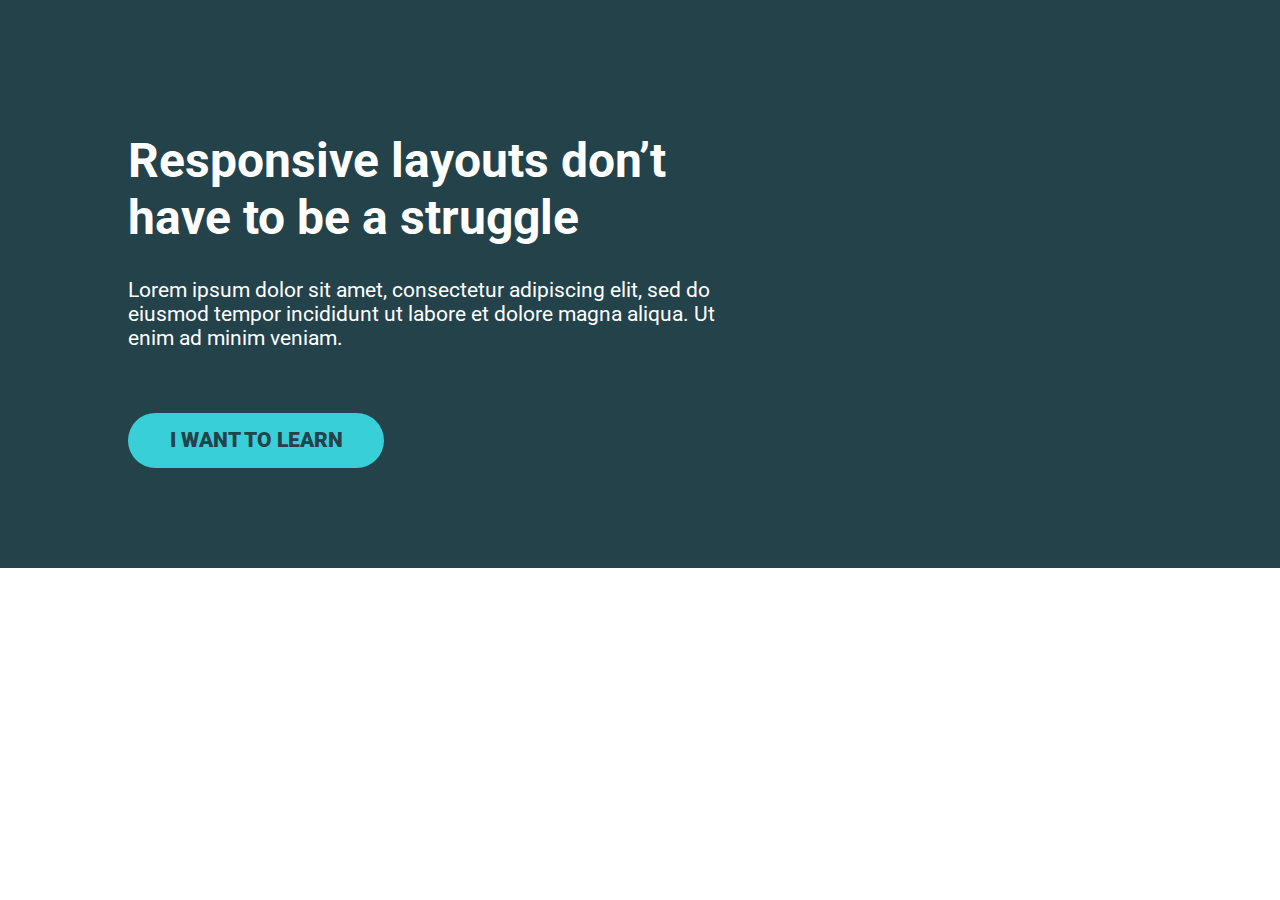
<file: 02-1/index.html>
<!DOCTYPE html>
<html lang="en">
<head>
    <meta charset="UTF-8">
    <meta name="viewport" content="width=device-width, initial-scale=1.0">
    <title>Document</title>
    <link href="https://fonts.googleapis.com/css2?family=Roboto:wght@400;900&display=swap" rel="stylesheet"> 
    <link rel="stylesheet" href="style.css">
</head>
<body>
    <div class="hero">
        <div class="container">
            <div class="hero__text">
                <h1>Responsive layouts don’t have to be a struggle</h1>
                <p>Lorem ipsum dolor sit amet, consectetur adipiscing elit, sed do eiusmod tempor incididunt ut labore et dolore magna aliqua. Ut enim ad minim veniam.</p>
                <a href="#" class="btn">I want to learn</a>
            </div>
        </div>
    </div>
</body>
</html>
</file>
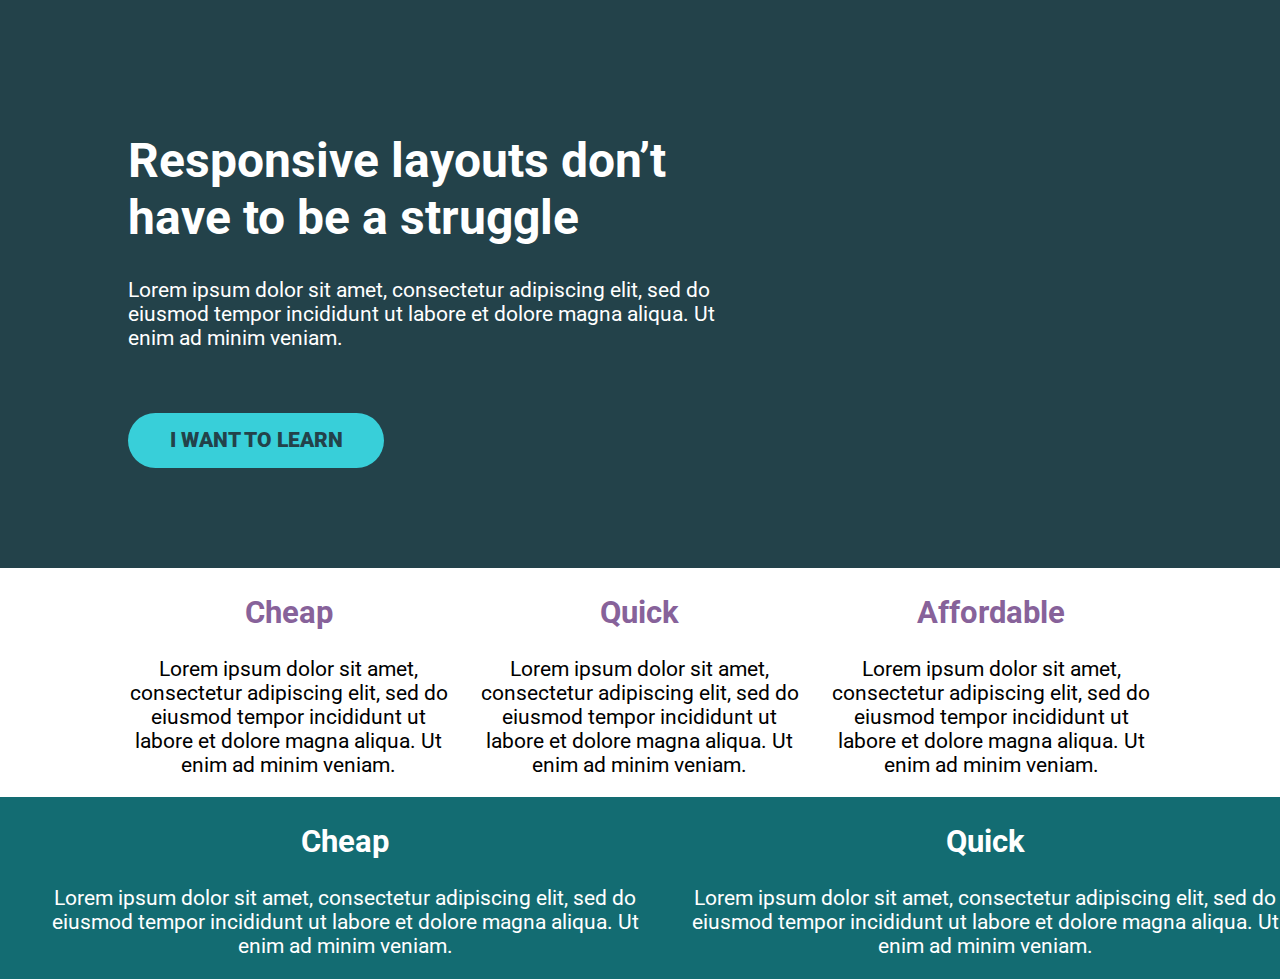
<file: 02-3 - challenge start/index.html>
<!DOCTYPE html>
<html lang="en">
<head>
    <meta charset="UTF-8">
    <meta name="viewport" content="width=device-width, initial-scale=1.0">
    <title>Challenge time!</title>
    <link href="https://fonts.googleapis.com/css2?family=Roboto:wght@400;900&display=swap" rel="stylesheet"> 
    <link rel="stylesheet" href="style.css">
</head>
<body>
    <div class="hero">
        <div class="container">
            <div class="hero__text">
                <h1>Responsive layouts don’t have to be a struggle</h1>
                <p>Lorem ipsum dolor sit amet, consectetur adipiscing elit, sed do eiusmod tempor incididunt ut labore et dolore magna aliqua. Ut enim ad minim veniam.</p>
                <a href="#" class="btn">I want to learn</a>
            </div>
        </div>
    </div>
    <div class="container">
        <div class="row">
            <div class="col">
                <h2>Cheap</h2>
                <p>Lorem ipsum dolor sit amet, consectetur adipiscing elit, sed do eiusmod tempor incididunt ut labore et dolore magna aliqua. Ut enim ad minim veniam.</p>
            </div>
            <div class="col">
                <h2>Quick</h2>
                <p>Lorem ipsum dolor sit amet, consectetur adipiscing elit, sed do eiusmod tempor incididunt ut labore et dolore magna aliqua. Ut enim ad minim veniam.</p>
            </div>
            <div class="col">
                <h2>Affordable</h2>
                <p>Lorem ipsum dolor sit amet, consectetur adipiscing elit, sed do eiusmod tempor incididunt ut labore et dolore magna aliqua. Ut enim ad minim veniam.</p>
            </div>
        </div>
    </div>

<div class="rowe">
    <div class="col">
        <h2>Cheap</h2>
        <p>Lorem ipsum dolor sit amet, consectetur adipiscing elit, sed do eiusmod tempor incididunt ut labore et dolore magna aliqua. Ut enim ad minim veniam.</p>
    </div>
    <div class="col">
        <h2>Quick</h2>
        <p>Lorem ipsum dolor sit amet, consectetur adipiscing elit, sed do eiusmod tempor incididunt ut labore et dolore magna aliqua. Ut enim ad minim veniam.</p>
    </div>
</div>

</body>
</html>
</file>
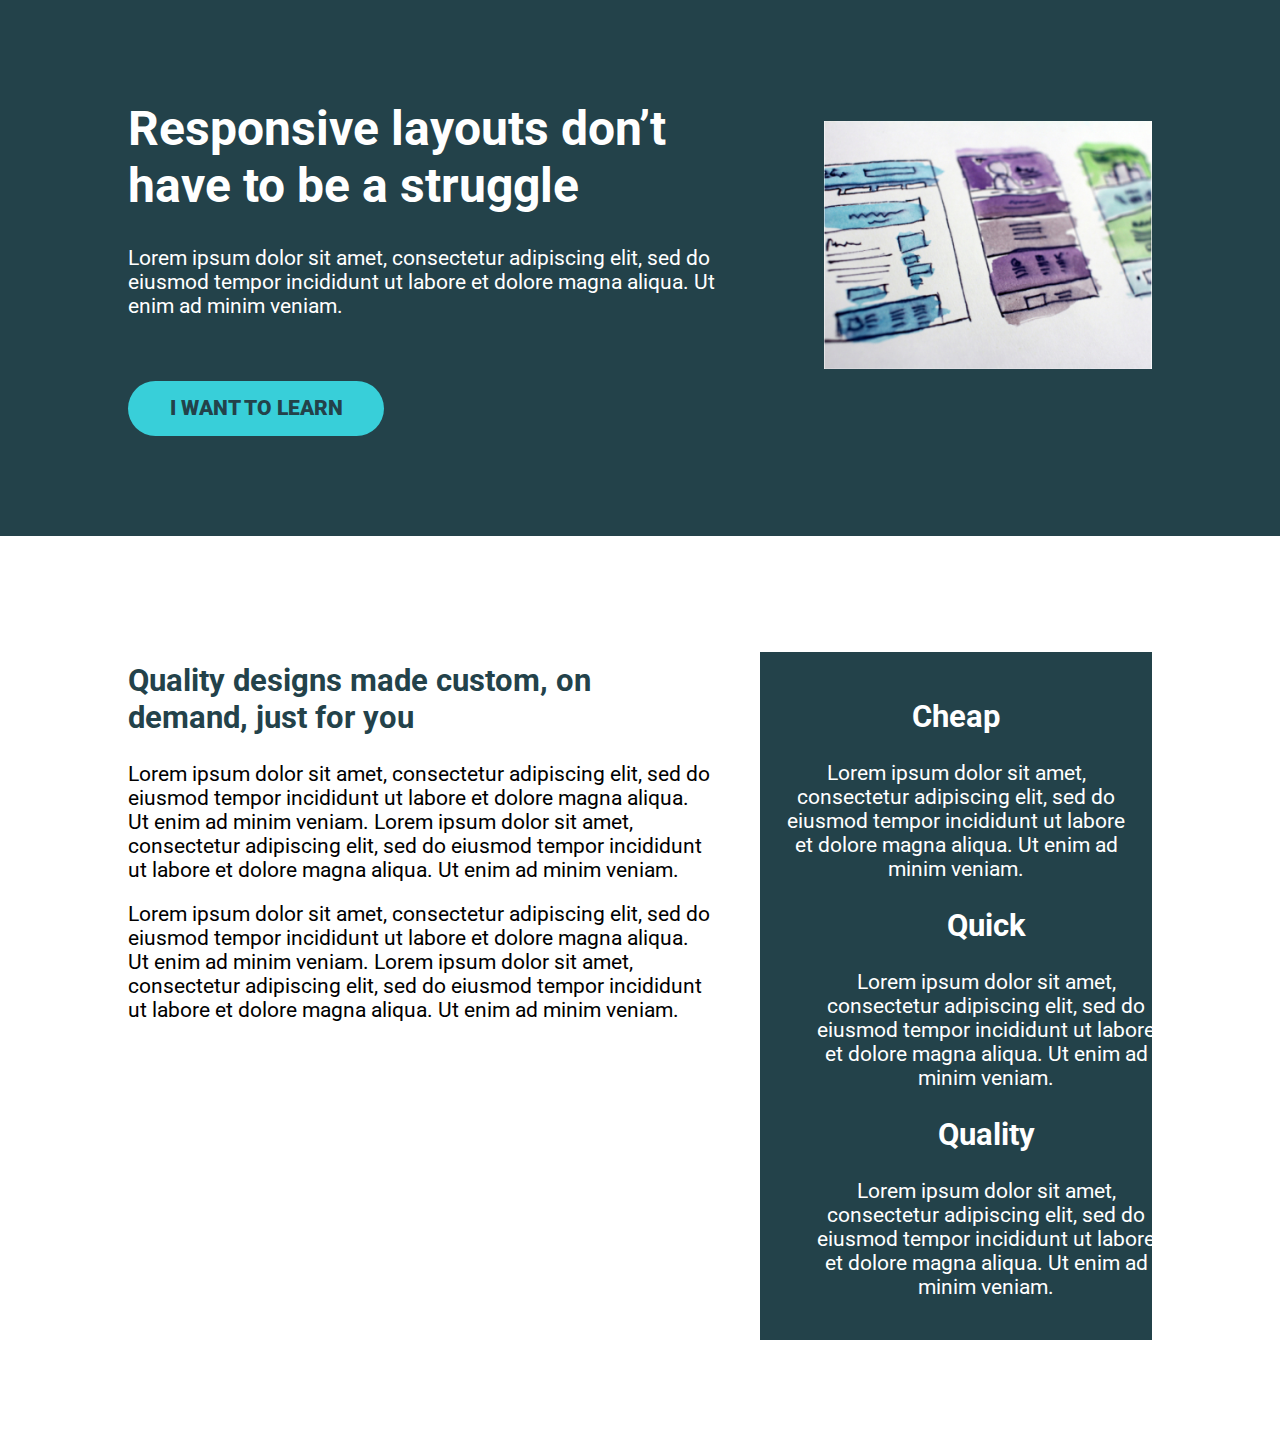
<file: 02-6 - challenge 2/index.html>
<!DOCTYPE html>
<html lang="en">
<head>
    <meta charset="UTF-8">
    <meta name="viewport" content="width=device-width, initial-scale=1.0">
    <title>Conquering Rsponsive Layouts</title>
    <link href="https://fonts.googleapis.com/css2?family=Roboto:wght@400;900&display=swap" rel="stylesheet"> 
    <link rel="stylesheet" href="style.css">
</head>
<body>
    <div class="hero">
        <div class="container row">
            <div class="hero__text">
                <h1>Responsive layouts don’t have to be a struggle</h1>
                <p>Lorem ipsum dolor sit amet, consectetur adipiscing elit, sed do eiusmod tempor incididunt ut labore et dolore magna aliqua. Ut enim ad minim veniam.</p>
                <a href="#" class="btn">I want to learn</a>
            </div>
            <img class="hero__img" src="img/hero-img.jpg" alt="">
        </div>
    </div> 

    <section class="container row space">
        <div class="left">
       <h2> Quality designs made custom, on demand, just for you</h2>
       <p>Lorem ipsum dolor sit amet, consectetur adipiscing elit, sed do eiusmod tempor incididunt ut labore et dolore magna aliqua. Ut enim ad minim veniam. Lorem ipsum dolor sit amet, consectetur adipiscing elit, sed do eiusmod tempor incididunt ut labore et dolore magna aliqua. Ut enim ad minim veniam.
    </p>
    <p>Lorem ipsum dolor sit amet, consectetur adipiscing elit, sed do eiusmod tempor incididunt ut labore et dolore magna aliqua. Ut enim ad minim veniam. Lorem ipsum dolor sit amet, consectetur adipiscing elit, sed do eiusmod tempor incididunt ut labore et dolore magna aliqua. Ut enim ad minim veniam.</p>
        </div>
        <div class="right">
            <div class="row_two">
                <div class="col">
                    <h2>Cheap</h2>
                    <p>Lorem ipsum dolor sit amet, consectetur adipiscing elit, sed do eiusmod tempor incididunt ut labore et dolore magna aliqua. Ut enim ad minim veniam.</p>
                </div>
                <div class="col">
                    <h2>Quick</h2>
                    <p>Lorem ipsum dolor sit amet, consectetur adipiscing elit, sed do eiusmod tempor incididunt ut labore et dolore magna aliqua. Ut enim ad minim veniam.</p>
                </div>
                <div class="col">
                    <h2>Quality</h2>
                    <p>Lorem ipsum dolor sit amet, consectetur adipiscing elit, sed do eiusmod tempor incididunt ut labore et dolore magna aliqua. Ut enim ad minim veniam.</p>
                </div>
                </div>
            </div>
        </div>
    </section>

</body>
</html>
</file>
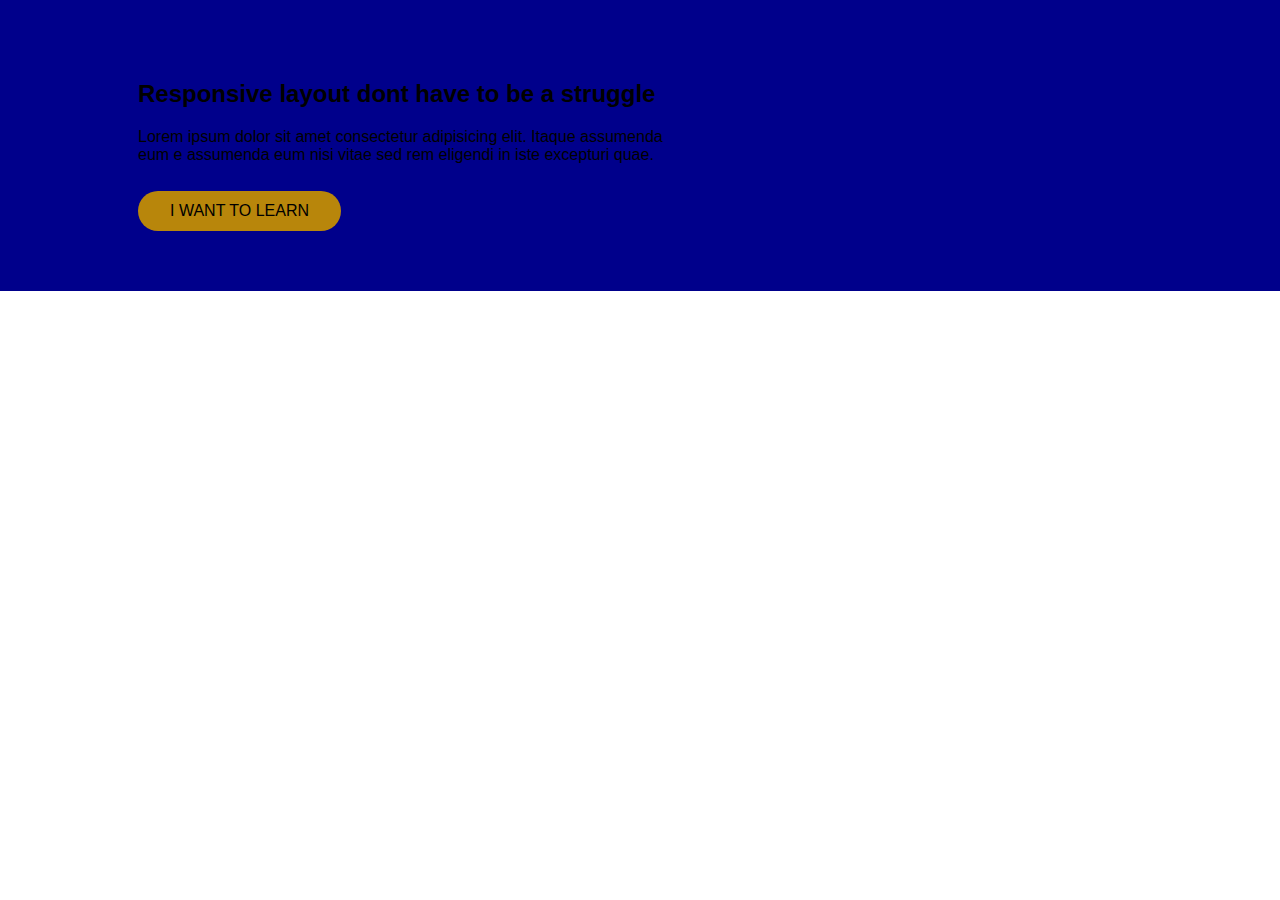
<file: csschallenge/index.html>
<!DOCTYPE html>
<html lang="en">
<head> 
    <meta charset="UTF-8">
    <meta name="viewport" content="width=device-width, initial-scale=1.0">
    <title>Day 01</title>
 
    <link rel="stylesheet" href="style.css">
</head>
<body>
<div class="container">
    <div class="intro">
        <div class="container__text">
        <h2>Responsive layout dont have to be a struggle</h2>
        <P>Lorem ipsum dolor sit amet consectetur adipisicing elit. Itaque assumenda eum e assumenda eum nisi vitae sed rem eligendi in iste excepturi quae.  
        </P>
        <a href="#" > I want to learn</a>
    </div>
    </div>
</div>
</body>
</html>
</file>
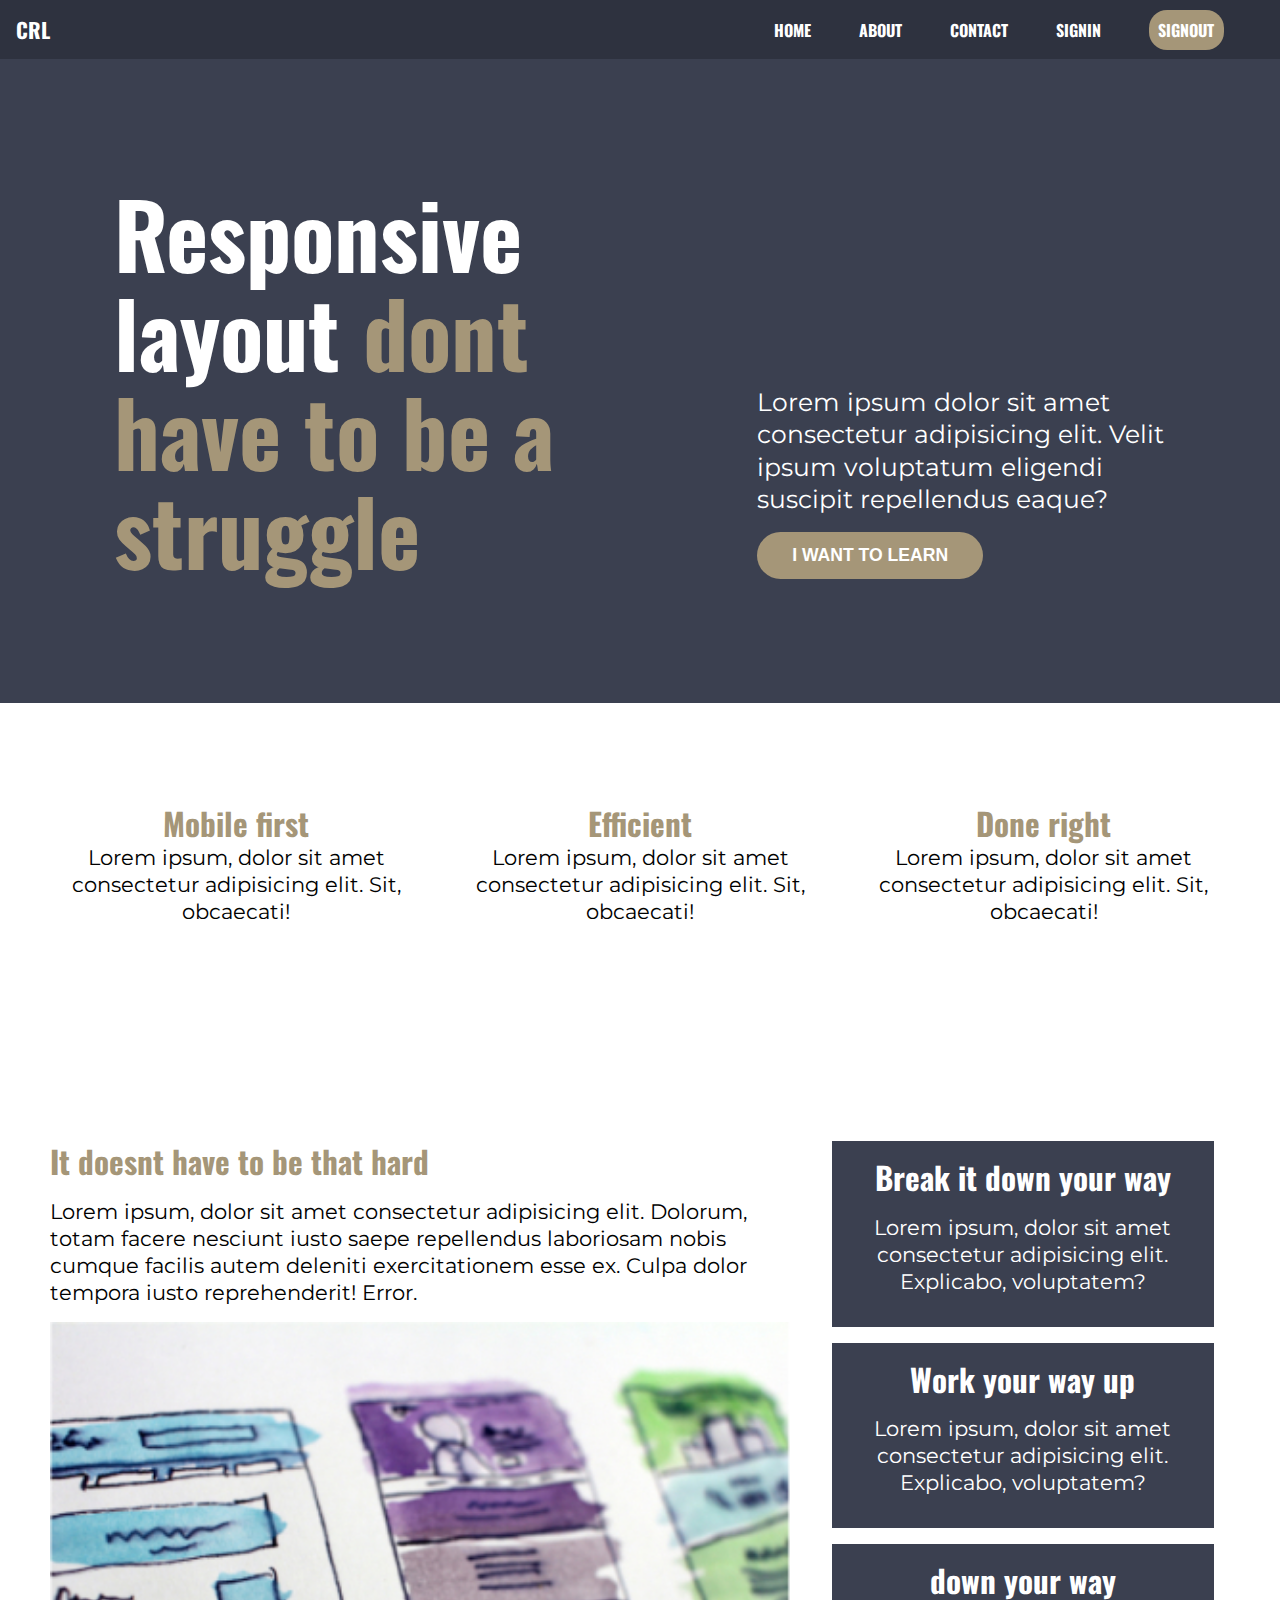
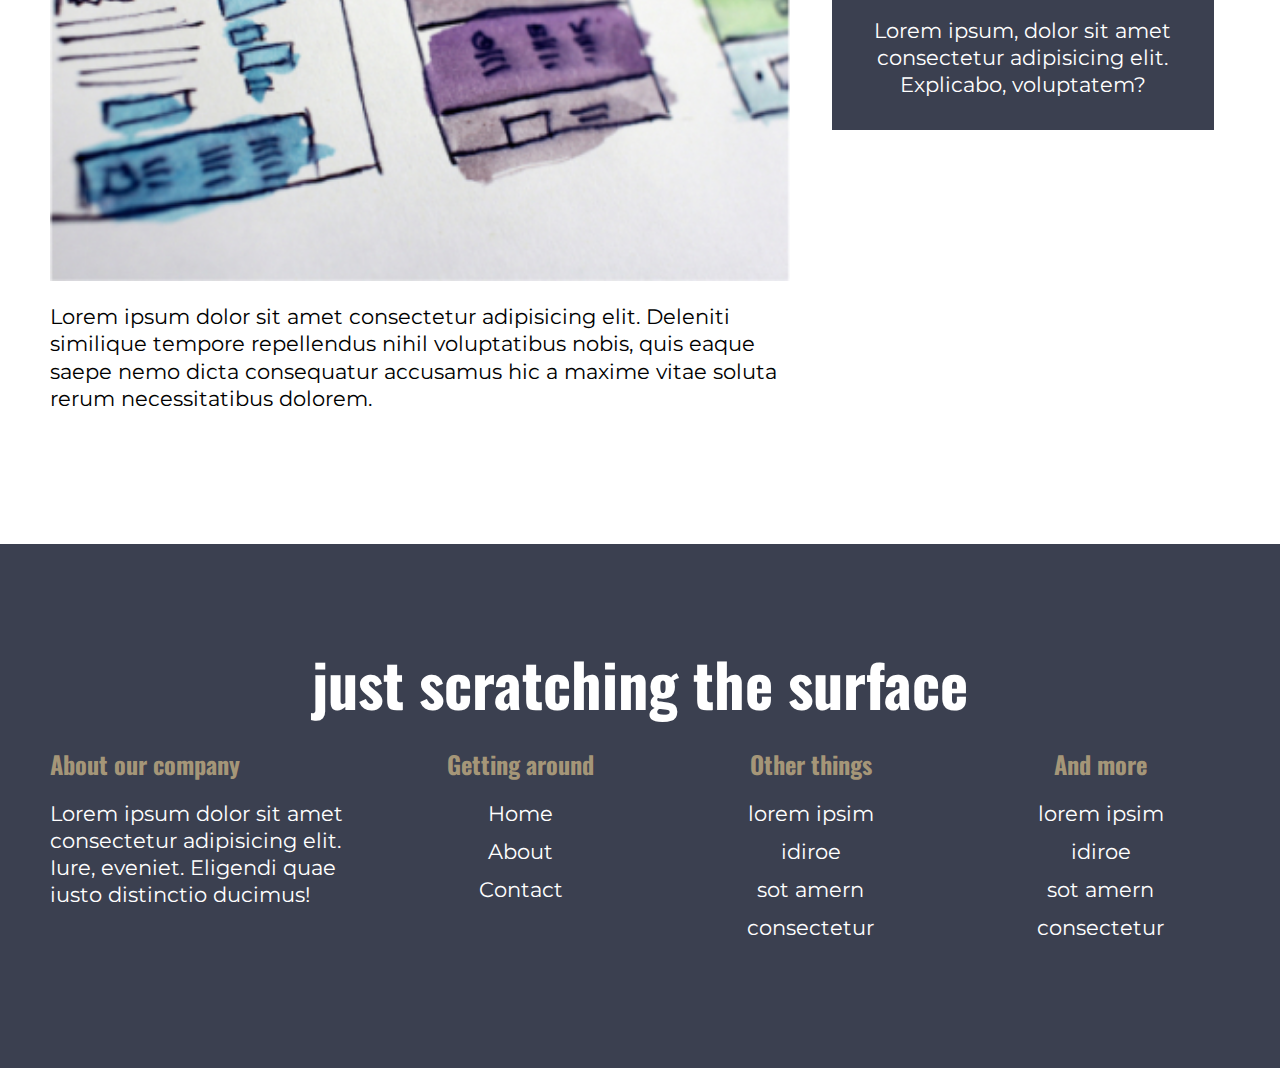
<file: finale/index.html>
<!DOCTYPE html>
<html lang="en">
<head>
    <meta charset="UTF-8">
    <meta http-equiv="X-UA-Compatible" content="IE=edge">
    <meta name="viewport" content="width=device-width, initial-scale=1.0">
    <link href="https://fonts.googleapis.com/css2?family=Roboto:wght@400;900&display=swap" rel="stylesheet"> 

    
    <title>finale</title>
    <link rel="stylesheet" href="style.css"/>
</head>
<body>
    <header>
        <nav class="nav__header">
            <a href="#" >
              <span class="logo">CRL</span>
            </a>
            <ul class="nav__links">
                <li><a href="#">home</a></li>
                <li><a href="#">about</a></li>
                <li><a href="#">contact</a></li>
                <li><a href="#">signin</a></li>
                <li><a href="#" class="nav__links--style"> signout</a></li>
            </ul>
        </nav>
    </header>
    
    <!---heropage--->
<section class="hero">
    <div class="container rows">
        <div class="intro">
        <h1 >Responsive layout <span> dont have to be a struggle</span></h1>
    </div>
   <div class="intro__text">
       <p>Lorem ipsum dolor sit amet consectetur adipisicing elit. Velit ipsum voluptatum eligendi suscipit repellendus eaque?</p>
       <button class="intro__text--button">i want to learn</button>
   </div>
    </div>
</section>

   <!---first--->
<section class="first">
    <div class="container row">
        <div class="col">
            <h2>Mobile first</h2>
            <p>Lorem ipsum, dolor sit amet consectetur adipisicing elit. Sit, obcaecati!</p>
        </div>

        <div class="col">
            <h2>Efficient</h2>
            <p>Lorem ipsum, dolor sit amet consectetur adipisicing elit. Sit, obcaecati!</p>
        </div>
        <div class="col">
            <h2>Done right</h2>
            <p>Lorem ipsum, dolor sit amet consectetur adipisicing elit. Sit, obcaecati!</p>
        </div>
    </div>
</section>

   <!---second--->
   <section class="second">
       <div class="container rows ">

           <div class="col  space">
           <h2 class="second__title">  It doesnt have to be that hard</h2>
           <p>Lorem ipsum, dolor sit amet consectetur adipisicing elit. Dolorum, totam facere nesciunt iusto saepe repellendus laboriosam nobis cumque facilis autem deleniti exercitationem esse ex. Culpa dolor tempora iusto reprehenderit! Error.</p>

      <img class="second__img" src="img/hero-img.jpg" alt="">

      <p>Lorem ipsum dolor sit amet consectetur adipisicing elit. Deleniti similique tempore repellendus nihil voluptatibus nobis, quis eaque saepe nemo dicta consequatur accusamus hic a maxime vitae soluta rerum necessitatibus dolorem.</p>
        </div>

        <div class="col flex columns">
       <div class="column">
           <h2>Break it down your way</h2>
           <p>Lorem ipsum, dolor sit amet consectetur adipisicing elit. Explicabo, voluptatem?</p>
       </div>
       <div class="column">
        <h2>Work your way up </h2>
        <p>Lorem ipsum, dolor sit amet consectetur adipisicing elit. Explicabo, voluptatem?</p>
    </div> 
    <div class="column">
           <h2> down your way</h2>
           <p>Lorem ipsum, dolor sit amet consectetur adipisicing elit. Explicabo, voluptatem?</p>
       </div>
        </div>
       </div>
   </section>

   
   <!---third--->
   <footer>
       <div class="container">
              <h1 class="footer__head"> just scratching the surface</h1> 
          <div class="row">
              <div class="cols">
                  <h3 class="footer__col">About our company</h3>

                  <p class="footer__col--p">Lorem ipsum dolor sit amet consectetur adipisicing elit. Iure, eveniet. Eligendi quae iusto distinctio ducimus!</p>
              </div>

              <div class="col">
                <h3  class="footer__col">Getting around</h3>
              <ul>
                  <li>Home</li>
                  <li>About</li>
                  <li>Contact</li>
              </ul>  
            </div>

            <div class="col">
                <h3  class="footer__col">Other things</h3>
              <ul>
                  <li>lorem ipsim</li>
                  <li>idiroe</li>
                  <li>sot amern</li>
                  <li>consectetur</li>
              </ul>  

            </div>
            
            <div class="col">
                <h3  class="footer__col">And more</h3>
              <ul>
                  <li>lorem ipsim</li>
                  <li>idiroe</li>
                  <li>sot amern</li>
                  <li>consectetur</li>
              </ul>  
            </div>
          </div>

       </div>
   </footer>
</body>
</html>
</file>
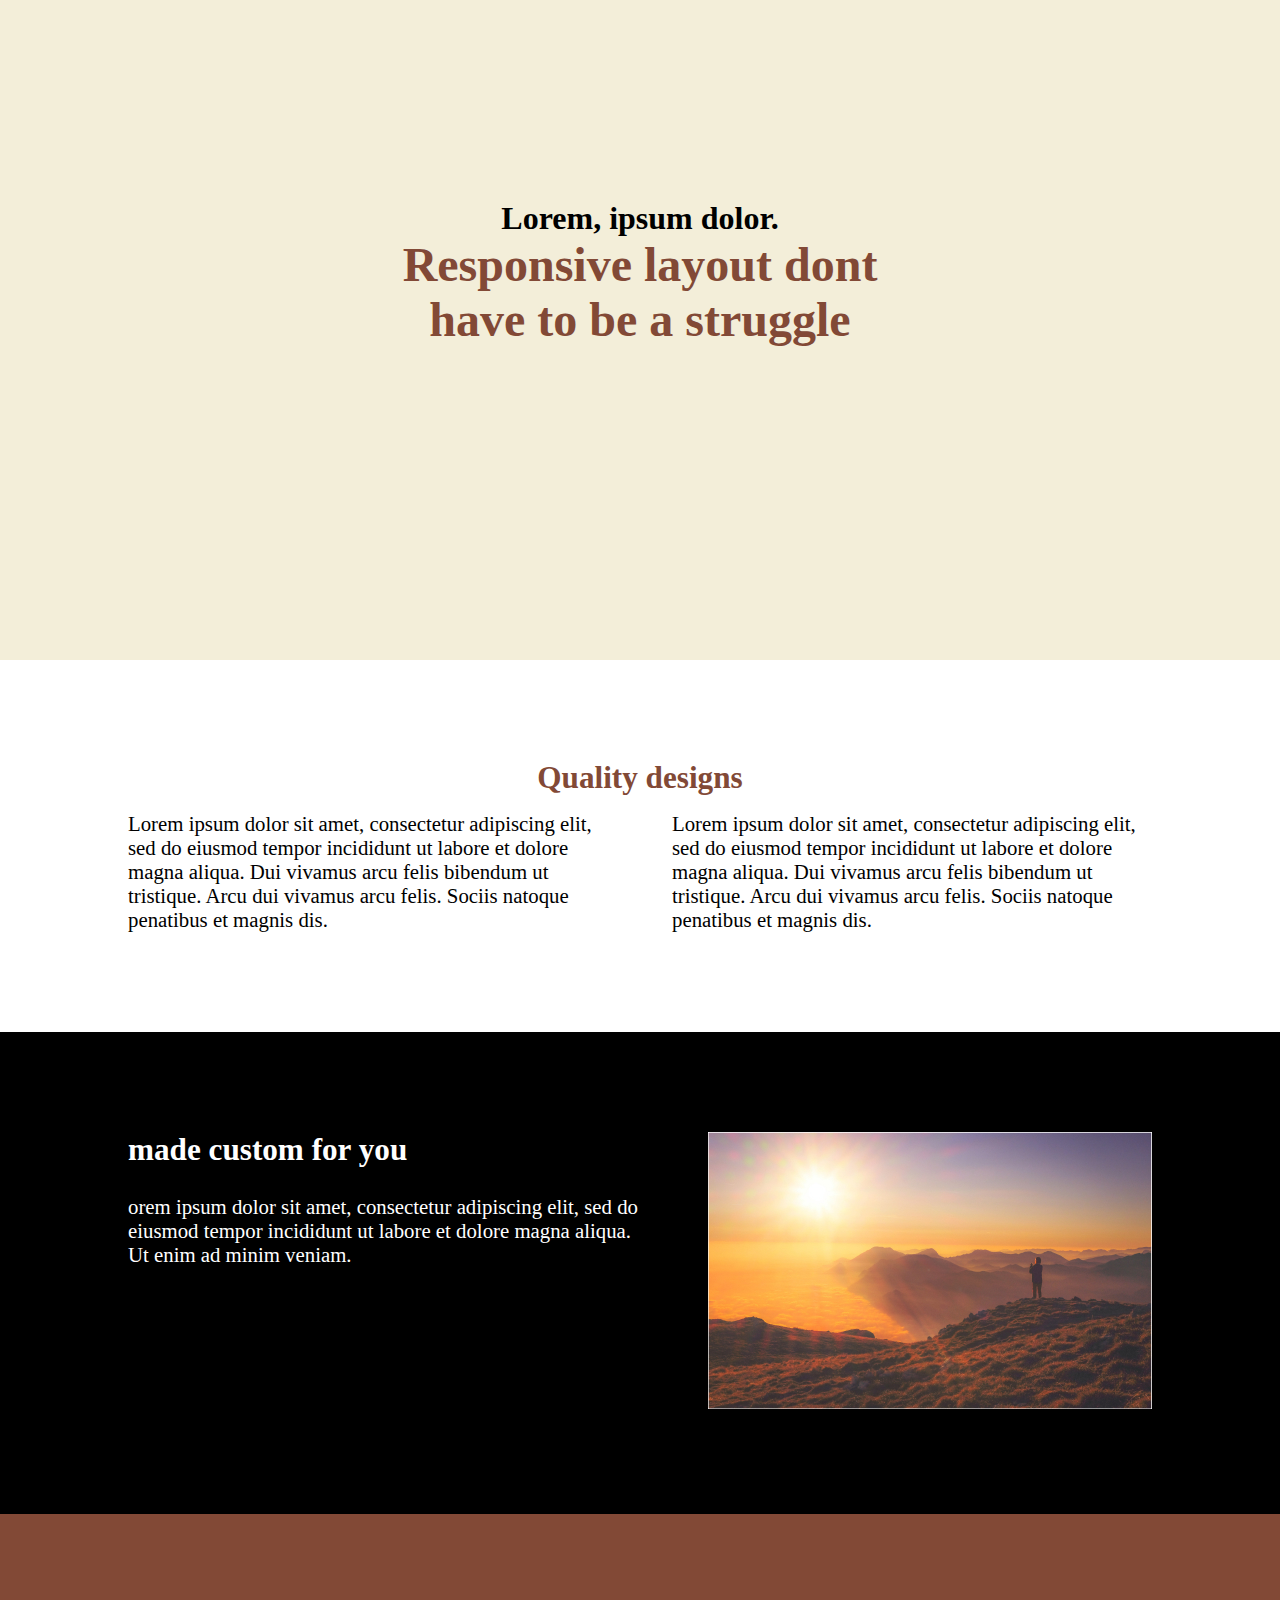
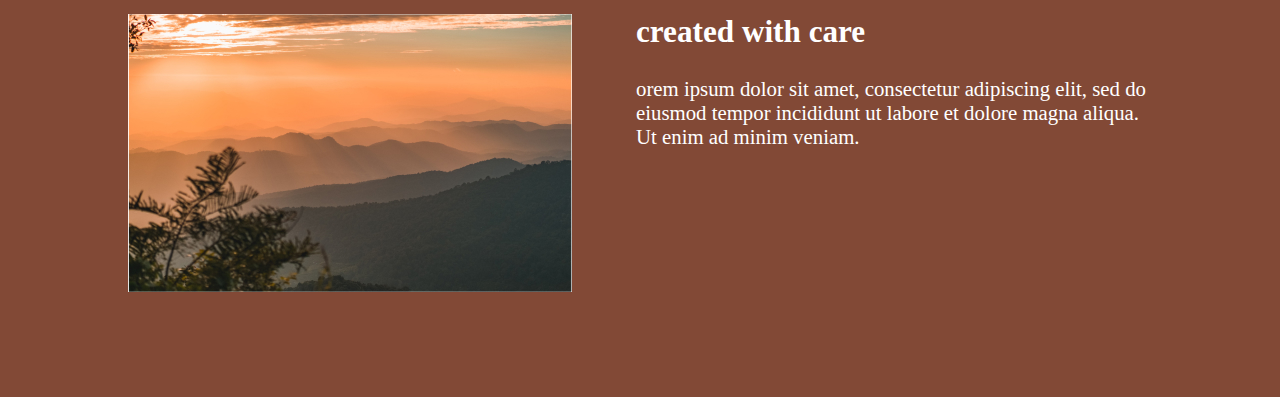
<file: flexboxchallenge/index.html>
<!DOCTYPE html>
<html lang="en">
<head>
    <meta charset="UTF-8">
    <meta http-equiv="X-UA-Compatible" content="IE=edge">
    <meta name="viewport" content="width=device-width, initial-scale=1.0">
    <title>Document</title>
    <link rel="stylesheet" href="style.css"/>
</head>
<body>
    <div class="hero">
        <div class="container  ">
            <div class="container__text">
            <h3> Lorem, ipsum dolor.</h3>
            <h1>Responsive layout dont have to be a struggle</h1>
        </div>
        </div>
    </div>

    <article class="container one ">
        <h2>Quality designs</h2>
        <div class="row">
           <p>Lorem ipsum dolor sit amet, consectetur adipiscing elit, 
            sed do eiusmod tempor incididunt ut labore et dolore 
            magna aliqua. Dui vivamus arcu felis bibendum ut 
            tristique. Arcu dui vivamus arcu felis. Sociis natoque 
            penatibus et magnis dis.</p>

            <p>Lorem ipsum dolor sit amet, consectetur adipiscing elit, 
                sed do eiusmod tempor incididunt ut labore et dolore 
                magna aliqua. Dui vivamus arcu felis bibendum ut 
                tristique. Arcu dui vivamus arcu felis. Sociis natoque 
                penatibus et magnis dis.</p>
        </div>
    </article>
    
  <section class="two">
    <div class="container  ">
        <div class="row">
            <div>
       <h2>made custom for you</h2> 
     <p>orem ipsum dolor sit amet, consectetur adipiscing elit, 
        sed do eiusmod tempor incididunt ut labore et dolore 
        magna aliqua. Ut enim ad minim veniam.</p>
            </div>
          <div>
              <img src="image-01.jpg"/>
          </div>
            
        </div>
    </div>
</section>
<section class="three">
    <div class="container">
        <div class="row">
    
          <div>
              <img src="image-02.jpg"/>
          </div>
            
          <div>
            <h2>created with care</h2> 
          <p>orem ipsum dolor sit amet, consectetur adipiscing elit, 
             sed do eiusmod tempor incididunt ut labore et dolore 
             magna aliqua. Ut enim ad minim veniam.</p>
                 </div>
        </div>
    </div>
</section>

</body>
</html>
</file>
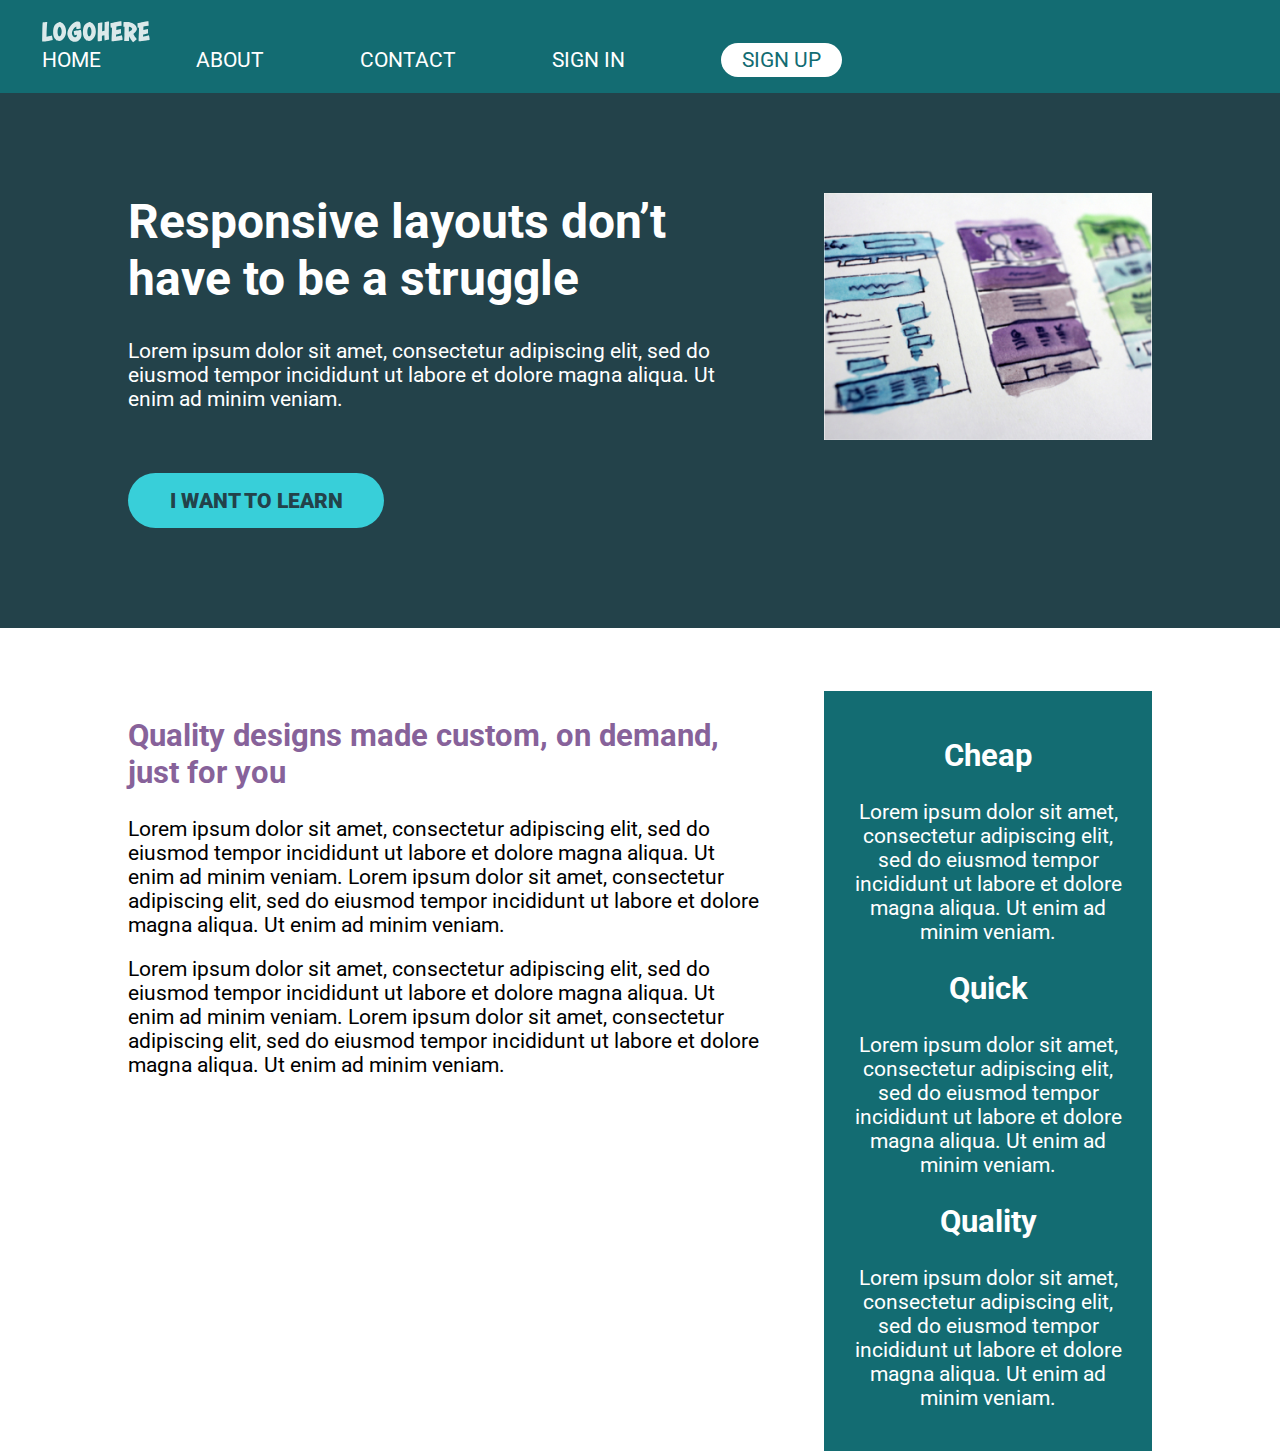
<file: nav-challenge/index.html>
<!DOCTYPE html>
<html lang="en">
<head>
    <meta charset="UTF-8">
    <meta name="viewport" content="width=device-width, initial-scale=1.0">
    <title>Conquering Responsive Layouts</title>
    <link href="https://fonts.googleapis.com/css2?family=Roboto:wght@400;900&display=swap" rel="stylesheet"> 
    <link rel="stylesheet" href="style.css">
</head>
<body>
    <header>
        <nav class="nav">
            <div class="hamburger">
                <div></div>
                <div></div> 
                <div></div>
            </div>
            <a href="#" >
                <img src="img/logo.svg"/>
            </a>
            <ul class="nav__list">
                <li class="nav__item"><a href="#" class="nav__link">Home</a></li>
                <li class="nav__item"><a href="#" class="nav__link">About</a></li>
                <li class="nav__item"><a href="#" class="nav__link">Contact</a></li>
                <li class="nav__item"><a href="#" class="nav__link">Sign In</a></li>
                <li class="nav__item"><a href="#" class="nav__link nav__link--button">Sign up</a></li>
            </ul>
        </nav>
    </header>

    <section class="hero">
        <div class="container row">
            <div class="hero__text">
                <h1>Responsive layouts don’t have to be a struggle</h1>
                <p>Lorem ipsum dolor sit amet, consectetur adipiscing elit, sed do eiusmod tempor incididunt ut labore et dolore magna aliqua. Ut enim ad minim veniam.</p>
                <a href="#" class="btn">I want to learn</a>
            </div>
            <img src="img/hero-img.jpg" alt="UX design sketches" class="hero__img">
        </div>
    </section> 

    <main class="main container row">
            <section class="primary-content">
                <h2 class="section-title">Quality designs made custom, on demand, just for you</h2>
                <p>Lorem ipsum dolor sit amet, consectetur adipiscing elit, sed do eiusmod tempor incididunt ut labore et dolore magna aliqua. Ut enim ad minim veniam. Lorem ipsum dolor sit amet, consectetur adipiscing elit, sed do eiusmod tempor incididunt ut labore et dolore magna aliqua. Ut enim ad minim veniam.</p>
                <p>Lorem ipsum dolor sit amet, consectetur adipiscing elit, sed do eiusmod tempor incididunt ut labore et dolore magna aliqua. Ut enim ad minim veniam. Lorem ipsum dolor sit amet, consectetur adipiscing elit, sed do eiusmod tempor incididunt ut labore et dolore magna aliqua. Ut enim ad minim veniam.</p>
            </section>
            <aside class="sidebar">
                <h2 class="sidebar-title">Cheap</h2>
                <p>Lorem ipsum dolor sit amet, consectetur adipiscing elit, sed do eiusmod tempor incididunt ut labore et dolore magna aliqua. Ut enim ad minim veniam.</p>

                <h2 class="sidebar-title">Quick</h2>
                <p>Lorem ipsum dolor sit amet, consectetur adipiscing elit, sed do eiusmod tempor incididunt ut labore et dolore magna aliqua. Ut enim ad minim veniam.</p>

                <h2 class="sidebar-title">Quality</h2>
                <p>Lorem ipsum dolor sit amet, consectetur adipiscing elit, sed do eiusmod tempor incididunt ut labore et dolore magna aliqua. Ut enim ad minim veniam.</p>
            </aside>
    </main>

    

</body>
</html>
</file>
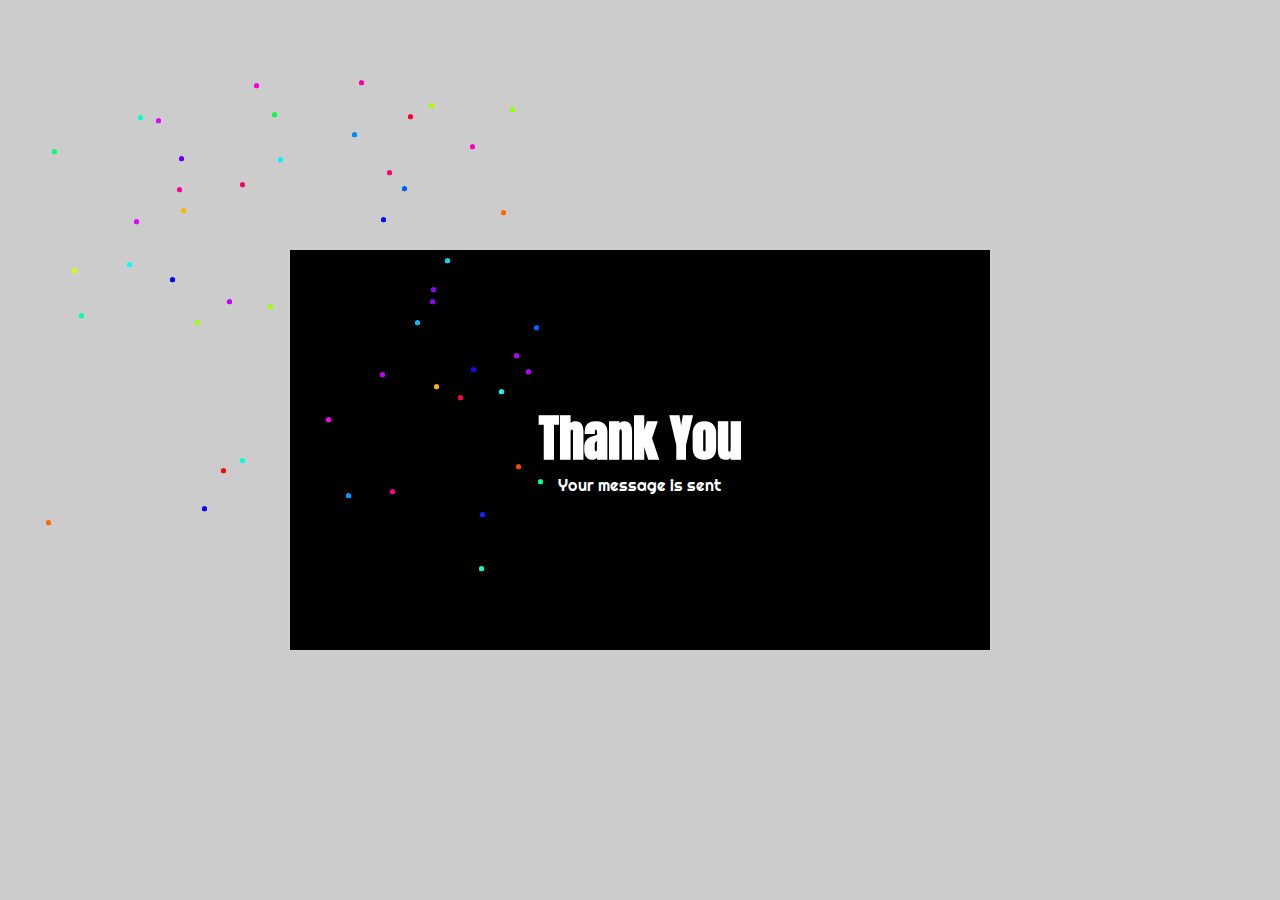
<file: personal-main/an.html>
<!DOCTYPE html PUBLIC "-//W3C//DTD XHTML 1.0 Transitional//EN" "http://www.w3.org/TR/xhtml1/DTD/xhtml1-transitional.dtd">
<html xmlns="http://www.w3.org/1999/xhtml">
<head>
<meta http-equiv="Content-Type" content="text/html; charset=utf-8" />
<title>Animated thank you page template free download |  thank you page design in html with source code</title>
<meta name="viewport" content="width=device-width, initial-scale=1">
<link rel="preconnect" href="https://fonts.gstatic.com">
<link href="https://fonts.googleapis.com/css2?family=Anton&family=Righteous&display=swap" rel="stylesheet">
<link rel="stylesheet" type="text/css" href="style.css" />
</head>

<body>

  
            <div class="box">
               <h1>Thank You</h1>
               <p>Your message is sent</p>
               <div class="pyro">
                 <div class="before"></div>
                 <div class="after"></div>
               </div>
            </div>
        

</body>
</html>
</file>
<file: 02-1/style.css>
*, *::before, *::after {
    box-sizing: border-box;
}

body {
    margin: 0;
    font-family: 'Roboto', sans-serif;
    font-size: 1.3rem;
}

h1 {
    font-size: 3rem;
}

.container {
    width: 80%;
    max-width: 1100px;
    margin: 0 auto;
}

.hero {
    padding: 100px 0;
    background-color: #23424A;
    color: #FFF;
}

.hero__text {
    width: 60%;
}

.hero p {
    margin-bottom: 3em;
}

.btn {
    display: inline-block;
    text-decoration: none;
    text-transform: uppercase;
    color: #23424A;
    font-weight: 900;
    background-color: #38CFD9;
    padding: .75em 2em;
    border-radius: 100px;
}

.btn:hover,
.btn:focus {
    opacity: .75; 
}
</file>
<file: 02-3 - challenge start/style.css>
/* 
////// For this challenge ///////

- You will have to modify the HTML

- You can add new classes in the HTML
  if you need to

// Requirements
1. The headings in the first row must be
   a different color
2. The two .col at the bottom must go next
   to one another
3. The section at the bottom should have
   a dark background color and a different
   color of text
4. I've removed the "gap" that I created,
   so you'll have to add it back in

   */

*, *::before, *::after {
    box-sizing: border-box;
}

body {
    margin: 0;
    font-family: 'Roboto', sans-serif;
    font-size: 1.3rem;
}

h1 {
    font-size: 3rem;
}

.container {
    width: 80%;
    max-width: 1100px;
    margin: 0 auto;
}

.row {
    /* display: flex => flex container */
    display: flex;
    

    /* can't use yet */
    /* gap: 100px; */
}

.col {
    /* these are now flex items */
    text-align: center;
    width: 100%;
}
.col > h2{
  justify-content: center;
}
.col + .col{
    margin-left: 30px;
}
.row > .col > h2{
    color: #87629a;
}
.rowe{
    justify-content: space-between;
    display: flex;
    background-color: #136c72;
}
.rowe .col {
    margin-left: 50px;
    width: 100%;
    color: white;
}
.hero {
    padding: 100px 0;
    background-color: #23424A;
    color: #FFF;
}

.hero__text {
    width: 60%;
}

.hero p {
    margin-bottom: 3em;
}

.btn {
    display: inline-block;
    text-decoration: none;
    text-transform: uppercase; 
    color: #23424A;
    font-weight: 900;
    background-color: #38CFD9;
    padding: .75em 2em;
    border-radius: 100px;
}

.btn:hover,
.btn:focus {
    opacity: .75; 
}
</file>
<file: 02-6 - challenge 2/style.css>
/* 
////// For this challenge ///////

- All text is in the text.md file

// Requirements
1. Refer to the design specs for the
   overall layout 
2. The image should line up with
   the sidebar in the section
   below

*/

*, *::before, *::after {
    box-sizing: border-box;
}

body {
    margin: 0;
    font-family: 'Roboto', sans-serif;
    font-size: 1.3rem;
}

img {
    max-width: 100%;
}

h1 {
    font-size: 3rem;
    margin-top: 0;
}

.container {
    width: 80%;
    max-width: 1100px;
    margin: 0 auto;
}
.space{
    padding: 100px 0;
}
.row {
    /* display: flex => flex container */
    display: flex;
    justify-content: space-between;
    
    /* can't use yet */
    /* gap: 100px; */
}

.col {
    /* these are now flex items */
    width: 100%;
}

.col + .col {
    margin-left: 30px;
}

.hero {
    padding: 100px 0;
    background-color: #23424A;
    color: #FFF;
}

.hero__text { 
    width: 62%;
}

.hero__img {

    width: 32%;
    align-self: flex-start;
    margin-top: 1em;
}
.left h2{
    color: #23424A;
}
.left{
    width: 60%;
margin-right: 3rem;
}
.right{
    width: 40%;
    background-color: #23424A;
    color: #FFF;
    padding: 1em;
    margin-top: 1rem;
}
.col {
    text-align: center;
    
}
.hero p {
    margin-bottom: 3em;
}

.btn {
    display: inline-block;
    text-decoration: none;
    text-transform: uppercase; 
    color: #23424A;
    font-weight: 900;
    background-color: #38CFD9;
    padding: .75em 2em;
    border-radius: 100px;
}

.btn:hover,
.btn:focus {
    opacity: .75; 
}
</file>
<file: csschallenge/style.css>
/* INSTRUCTIONS
 *
 * 1) Keep the text inside .intro-content
 *    in the same place, but have the background
 *    extend from one side of the viewport
 *    to the other, no matter how wide or narrow
 *    the browser is.
 *
 * 2) Limit the maximum width of the text in the
 *    bottom area.
 *
 * You may modify the HTML if needed
 * (you probably should for this challenge)
 *
 */

* {
  box-sizing: border-box;
}

body {
  margin: 0;
  font-family: sans-serif;
}

.container{
  background-color: darkblue;
  padding: 50px 0 ;
height: auto;
}
.intro{
  max-width: 1100px;
  width: 80%;
  margin: 0 auto;
  padding: 10px;
}

.container__text{
  width: 55%;
}
.container__text p{
  margin-bottom: 1.7em;
}
.container__text a{
  display: inline-block;
  padding: 0.7em 2em;
  background-color: darkgoldenrod;
  border-radius: 100px;
  color: black;
  text-decoration: none;
  font-weight: 500;
  text-transform: uppercase;
 
}
</file>
<file: finale/style.css>
@import url('https://fonts.googleapis.com/css2?family=Oswald:wght@700&display=swap');
@import url('https://fonts.googleapis.com/css2?family=Montserrat&family=Oswald:wght@700&display=swap');
::before,
::after{
box-sizing: border-box;
}
*{
    margin: 0;
    padding: 0%;
}
img{
    max-width: 100%;
}
body{
    font-family: "Montserrat" , sans-serif;
    line-height: 1.3 ;
    font-size: 1.3rem;
}
a{
    text-decoration: none;
}
.logo{
    font-size: 21px;
    font-weight: bold;
    color: #fff;
}
h1,a,h2,h3,.logo{
    font-family: "Oswald" , sans-serif;
}
ul{
    list-style-type: none;
}
  .nav__links li a {
    list-style-type: none;
    font-size: 16px;
    font-weight: bold;
    color: #ffff;
}
.nav__links--style{
    padding: 0.5rem 0.6rem;
    background-color: #A59678;
    border-radius: 18px;
}
.intro h1{
    font-size: 60px;
}
header{
    background-color: #2E323F;
    padding: 1rem;
 
}
.nav__header{
    display: flex;
    justify-content: space-between;
    align-items: center;
}
.nav__links{
    display: flex;
   text-transform: uppercase;
}
.nav__links li{
    margin-left: 0.5rem;
}
.hero{
    background-color: #3B4050;
    min-height: 600px;
}
.container{
    padding: 100px 0;
    margin: 0 auto;
    max-width: 1200px;
}
.intro,.intro__text{
  padding: 0 50px;
   margin: 1.5rem;
}
.intro h1{
    color: #fff;
    line-height: 1.1;
   
}
.intro span{
    color: #A59678;
}

.intro__text p {
    color: #ffff;
    line-height: 1.2;
    margin-bottom: 1rem;
}
.intro__text--button{
    display: inline-block;
    text-decoration: none;
    text-transform: uppercase; 
    font-weight: 900;
    background-color: #A59678;
    padding: .75em 2em;
    font-size: 1.1rem;
    border-radius: 100px;
    color: #ffff;
   border:none;
}


.first{
    background-color: #FFFFFF;
    padding: 0 50px;
}
.first h2{
    color: #A59678;
}

 .col{
padding-bottom: 1rem;
}
.second{
    background-color: #ffff;
    padding:0 50px
}
.second > .container > .col h2{
 margin-bottom: 1rem;
}
.second > .container > .col p{
    margin-bottom: 1rem;
}
.second__img{
    width: 100%;
margin-bottom: 1rem;
}
.column{
    background-color: #3B4050;
    padding: 1rem ;
    text-align: center;
    margin-bottom: 1rem;
}
.column h2{
    color: white;
}
.column p{
    color: #FFFFFF;
}
footer{
    background-color: #3B4050;
    padding:0 50px
 
}
.footer__head{
    color: #ffff;
   font-size: 60px;
   margin-bottom: 1.7rem;
   text-align: center;
}
.second__title{
 color:  #A59678;   
}
.footer__col{
    color:  #A59678;
    margin-bottom: 1.2rem;
}
.col ul li{
    color:#FFFF;
    margin-bottom: 0.7rem;  
}
.footer__col--p{
    color: #FFF;
}


@media screen and (min-width: 700px){
    .nav__links li{
        margin-right: 2rem;

    }
    .second__img{
   align-self: flex-start;
    }
    .row{
        display: flex;
        justify-content:space-between;
        gap: 1.5em;
    }
    footer .col{
        width: 25%;
        text-align: center;
    }
    .cols{
        width: 30%;
    }
    .flex{
        display: flex;
    }
   .column{
      margin-right: 1rem;
  }
}
@media screen and (min-width: 1000px){
    .nav__links li{
        margin-right: 2.5rem;
    }
    .intro h1{
        font-size: 90px;
    }
    .intro__text{
        align-self: flex-end;
    }
    .intro__text p{
        font-size: 25px;
        line-height: 1.3;
    }
    .first > .container >.col{
        text-align: center;
    }
.rows{
    display: flex;
    justify-content:space-between;
    gap: 2em;
}
.columns{
    display: flex;
    flex-direction: column;
width: 35%;
}
.column{
    margin-bottom: 1rem;
}
.space{
    width: 65%;
}
}
</file>
<file: flexboxchallenge/style.css>
*{
    margin: 0;
    padding: 0;
    box-sizing: border-box;
}
body{
    font-size: 1.3rem;
}

.hero{
    padding: 100px 0;
    background-color: #F3EED9;
      min-height: 660px;

}
.container{
    max-width:  1128px;
    width: 80%;
    margin: 0 auto;
    padding: 100px 0;
}
.row{
    display: flex;
    gap: 4rem;
    
}
.container__text{
  width: 55%;
  text-align: center;
  margin: 0 auto;
}
.container__text > h3{
    font-size: 2rem;

}
.container__text > h1{
    font-size: 3rem;
    color: #824936; 
}
.one > h2{
margin-bottom: 1rem;
 color:#824936 ;
 text-align: center;
 font-weight: 700;
}
.two{
    background-color: black;
    color: #fff;

}
.three{
    background-color: #824936;
    color: #fff;
}
.row > div > h2{
    margin-bottom: 1.7rem;
}
</file>
<file: nav-challenge/style.css>
/* 
////// For this challenge ///////

- All text is in the text.md file

// Requirements
   1. Get all the navigation items next to one another
   2. Add a space between all the items
*/

*, *::before, *::after {
    box-sizing: border-box;
}

body {
    margin: 0;
    font-family: 'Roboto', sans-serif;
    font-size: 1.3rem;
}

img {
    max-width: 100%;
}

h1 {
    font-size: 3rem;
    margin-top: 0;
}

.section-title {
    color: #87629A;
}

.btn {
    display: inline-block;
    text-decoration: none;
    text-transform: uppercase; 
    color: #23424A;
    font-weight: 900;
    background-color: #38CFD9;
    padding: .75em 2em;
    border-radius: 100px;
}

.btn:hover,
.btn:focus {
    opacity: .75; 
}

.container {
    width: 80%;
    max-width: 1100px;
    margin: 0 auto;
}

.row {
    display: flex;
    justify-content: space-between;
}

.col {
    /* these are now flex items */
    width: 100%;
}

.col + .col {
    margin-left: 30px;
}


header {
    background: #136c72;
    padding: 1em 0;
}
.nav{
    max-width: 800px;
    margin-left: 2em;
}
.nav__list {
    margin: 0;
    padding: 0;
    list-style: none;
    display: flex;
    justify-content: space-between;
}

.nav__link {
    color: #fff;
    text-decoration: none;
    text-transform: uppercase;;
}

.nav__link--button {
    background: #fff;
    color: #136c72;
    padding: .25em 1em;
    border-radius: 10em;
}

.nav__link:hover {
    opacity: .75;
}


.hero {
    padding: 100px 0;
    background-color: #23424A;
    color: #FFF;
}

.hero__text { 
    width: 62%;
}

.hero__img {
    width: 32%;
    align-self: flex-start;
}

.hero p {
    margin-bottom: 3em;
}

.main {
    margin-top: 3em;
}

.primary-content {
    width: 62%;
}

.sidebar {
    width: 32%;
    padding: 1em;
    text-align: center;
    color: #fff;
    background-color: #136c72;
}
.hamburger > div{
    display: block;
    width: 25px;
    height: 5px;
    border-radius: 3px;
    background-color: white;
    margin: 0.3rem;
}
.hamburger{
   display: none;
}

@media screen and (max-width: 800px){
  
}
</file>
<file: personal-main/style.css>
body
{
	font-family: 'Anton', sans-serif;
font-family: 'Righteous', cursive;
	margin:0px;
	padding:0px;
	background:#ccc;
	overflow:hidden;
}

.box
{
	width:700px;
	height:400px;
	background:#000;
	position:absolute;
	top:50%;
	left:50%;
	transform:translate(-50%,-50%)
}




h1,p
{
	margin:0px;
	padding:0px;
	color:#fff;
	text-align:center;
}

.box h1
{
	padding-top:150px;
	color:fff;
	font-size:50px;
	font-family: 'Anton', sans-serif;
}

.box p
{
	font-family: 'Righteous', cursive;
	margin:0px;
	padding:0px;
}


@media only screen and (max-width: 767px) 
{
	.box
{
	width:100%;
	height:100vh;
	background:#000;
	position:absolute;
	top:50%;
	left:50%;
	transform:translate(-50%,-50%)
}
}





.pyro > .before, .pyro > .after {
  position: absolute;
  width: 5px;
  height: 5px;
  border-radius: 50%;
  box-shadow: -120px -218.66667px blue, 248px -16.66667px #00ff84, 190px 16.33333px #002bff, -113px -308.66667px #ff009d, -109px -287.66667px #ffb300, -50px -313.66667px #ff006e, 226px -31.66667px #ff4000, 180px -351.66667px #ff00d0, -12px -338.66667px #00f6ff, 220px -388.66667px #99ff00, -69px -27.66667px #ff0400, -111px -339.66667px #6200ff, 155px -237.66667px #00ddff, -152px -380.66667px #00ffd0, -50px -37.66667px #00ffdd, -95px -175.66667px #a6ff00, -88px 10.33333px #0d00ff, 112px -309.66667px #005eff, 69px -415.66667px #ff00a6, 168px -100.66667px #ff004c, -244px 24.33333px #ff6600, 97px -325.66667px #ff0066, -211px -182.66667px #00ffa2, 236px -126.66667px #b700ff, 140px -196.66667px #9000ff, 125px -175.66667px #00bbff, 118px -381.66667px #ff002f, 144px -111.66667px #ffae00, 36px -78.66667px #f600ff, -63px -196.66667px #c800ff, -218px -227.66667px #d4ff00, -134px -377.66667px #ea00ff, -36px -412.66667px #ff00d4, 209px -106.66667px #00fff2, 91px -278.66667px #000dff, -22px -191.66667px #9dff00, 139px -392.66667px #a6ff00, 56px -2.66667px #0099ff, -156px -276.66667px #ea00ff, -163px -233.66667px #00fffb, -238px -346.66667px #00ff73, 62px -363.66667px #0088ff, 244px -170.66667px #0062ff, 224px -142.66667px #b300ff, 141px -208.66667px #9000ff, 211px -285.66667px #ff6600, 181px -128.66667px #1e00ff, 90px -123.66667px #c800ff, 189px 70.33333px #00ffc8, -18px -383.66667px #00ff33, 100px -6.66667px #ff008c;
  -moz-animation: 1s bang ease-out infinite backwards, 1s gravity ease-in infinite backwards, 5s position linear infinite backwards;
  -webkit-animation: 1s bang ease-out infinite backwards, 1s gravity ease-in infinite backwards, 5s position linear infinite backwards;
  -o-animation: 1s bang ease-out infinite backwards, 1s gravity ease-in infinite backwards, 5s position linear infinite backwards;
  -ms-animation: 1s bang ease-out infinite backwards, 1s gravity ease-in infinite backwards, 5s position linear infinite backwards;
  animation: 1s bang ease-out infinite backwards, 1s gravity ease-in infinite backwards, 5s position linear infinite backwards; }

.pyro > .after {
  -moz-animation-delay: 1.25s, 1.25s, 1.25s;
  -webkit-animation-delay: 1.25s, 1.25s, 1.25s;
  -o-animation-delay: 1.25s, 1.25s, 1.25s;
  -ms-animation-delay: 1.25s, 1.25s, 1.25s;
  animation-delay: 1.25s, 1.25s, 1.25s;
  -moz-animation-duration: 1.25s, 1.25s, 6.25s;
  -webkit-animation-duration: 1.25s, 1.25s, 6.25s;
  -o-animation-duration: 1.25s, 1.25s, 6.25s;
  -ms-animation-duration: 1.25s, 1.25s, 6.25s;
  animation-duration: 1.25s, 1.25s, 6.25s; }

@-webkit-keyframes bang {
  from {
    box-shadow: 0 0 white, 0 0 white, 0 0 white, 0 0 white, 0 0 white, 0 0 white, 0 0 white, 0 0 white, 0 0 white, 0 0 white, 0 0 white, 0 0 white, 0 0 white, 0 0 white, 0 0 white, 0 0 white, 0 0 white, 0 0 white, 0 0 white, 0 0 white, 0 0 white, 0 0 white, 0 0 white, 0 0 white, 0 0 white, 0 0 white, 0 0 white, 0 0 white, 0 0 white, 0 0 white, 0 0 white, 0 0 white, 0 0 white, 0 0 white, 0 0 white, 0 0 white, 0 0 white, 0 0 white, 0 0 white, 0 0 white, 0 0 white, 0 0 white, 0 0 white, 0 0 white, 0 0 white, 0 0 white, 0 0 white, 0 0 white, 0 0 white, 0 0 white, 0 0 white; } }
@-moz-keyframes bang {
  from {
    box-shadow: 0 0 white, 0 0 white, 0 0 white, 0 0 white, 0 0 white, 0 0 white, 0 0 white, 0 0 white, 0 0 white, 0 0 white, 0 0 white, 0 0 white, 0 0 white, 0 0 white, 0 0 white, 0 0 white, 0 0 white, 0 0 white, 0 0 white, 0 0 white, 0 0 white, 0 0 white, 0 0 white, 0 0 white, 0 0 white, 0 0 white, 0 0 white, 0 0 white, 0 0 white, 0 0 white, 0 0 white, 0 0 white, 0 0 white, 0 0 white, 0 0 white, 0 0 white, 0 0 white, 0 0 white, 0 0 white, 0 0 white, 0 0 white, 0 0 white, 0 0 white, 0 0 white, 0 0 white, 0 0 white, 0 0 white, 0 0 white, 0 0 white, 0 0 white, 0 0 white; } }
@-o-keyframes bang {
  from {
    box-shadow: 0 0 white, 0 0 white, 0 0 white, 0 0 white, 0 0 white, 0 0 white, 0 0 white, 0 0 white, 0 0 white, 0 0 white, 0 0 white, 0 0 white, 0 0 white, 0 0 white, 0 0 white, 0 0 white, 0 0 white, 0 0 white, 0 0 white, 0 0 white, 0 0 white, 0 0 white, 0 0 white, 0 0 white, 0 0 white, 0 0 white, 0 0 white, 0 0 white, 0 0 white, 0 0 white, 0 0 white, 0 0 white, 0 0 white, 0 0 white, 0 0 white, 0 0 white, 0 0 white, 0 0 white, 0 0 white, 0 0 white, 0 0 white, 0 0 white, 0 0 white, 0 0 white, 0 0 white, 0 0 white, 0 0 white, 0 0 white, 0 0 white, 0 0 white, 0 0 white; } }
@-ms-keyframes bang {
  from {
    box-shadow: 0 0 white, 0 0 white, 0 0 white, 0 0 white, 0 0 white, 0 0 white, 0 0 white, 0 0 white, 0 0 white, 0 0 white, 0 0 white, 0 0 white, 0 0 white, 0 0 white, 0 0 white, 0 0 white, 0 0 white, 0 0 white, 0 0 white, 0 0 white, 0 0 white, 0 0 white, 0 0 white, 0 0 white, 0 0 white, 0 0 white, 0 0 white, 0 0 white, 0 0 white, 0 0 white, 0 0 white, 0 0 white, 0 0 white, 0 0 white, 0 0 white, 0 0 white, 0 0 white, 0 0 white, 0 0 white, 0 0 white, 0 0 white, 0 0 white, 0 0 white, 0 0 white, 0 0 white, 0 0 white, 0 0 white, 0 0 white, 0 0 white, 0 0 white, 0 0 white; } }
@keyframes bang {
  from {
    box-shadow: 0 0 white, 0 0 white, 0 0 white, 0 0 white, 0 0 white, 0 0 white, 0 0 white, 0 0 white, 0 0 white, 0 0 white, 0 0 white, 0 0 white, 0 0 white, 0 0 white, 0 0 white, 0 0 white, 0 0 white, 0 0 white, 0 0 white, 0 0 white, 0 0 white, 0 0 white, 0 0 white, 0 0 white, 0 0 white, 0 0 white, 0 0 white, 0 0 white, 0 0 white, 0 0 white, 0 0 white, 0 0 white, 0 0 white, 0 0 white, 0 0 white, 0 0 white, 0 0 white, 0 0 white, 0 0 white, 0 0 white, 0 0 white, 0 0 white, 0 0 white, 0 0 white, 0 0 white, 0 0 white, 0 0 white, 0 0 white, 0 0 white, 0 0 white, 0 0 white; } }
@-webkit-keyframes gravity {
  to {
    transform: translateY(200px);
    -moz-transform: translateY(200px);
    -webkit-transform: translateY(200px);
    -o-transform: translateY(200px);
    -ms-transform: translateY(200px);
    opacity: 0; } }
@-moz-keyframes gravity {
  to {
    transform: translateY(200px);
    -moz-transform: translateY(200px);
    -webkit-transform: translateY(200px);
    -o-transform: translateY(200px);
    -ms-transform: translateY(200px);
    opacity: 0; } }
@-o-keyframes gravity {
  to {
    transform: translateY(200px);
    -moz-transform: translateY(200px);
    -webkit-transform: translateY(200px);
    -o-transform: translateY(200px);
    -ms-transform: translateY(200px);
    opacity: 0; } }
@-ms-keyframes gravity {
  to {
    transform: translateY(200px);
    -moz-transform: translateY(200px);
    -webkit-transform: translateY(200px);
    -o-transform: translateY(200px);
    -ms-transform: translateY(200px);
    opacity: 0; } }
@keyframes gravity {
  to {
    transform: translateY(200px);
    -moz-transform: translateY(200px);
    -webkit-transform: translateY(200px);
    -o-transform: translateY(200px);
    -ms-transform: translateY(200px);
    opacity: 0; } }
@-webkit-keyframes position {
  0%, 19.9% {
    margin-top: 10%;
    margin-left: 40%; }

  20%, 39.9% {
    margin-top: 40%;
    margin-left: 30%; }

  40%, 59.9% {
    margin-top: 20%;
    margin-left: 70%; }

  60%, 79.9% {
    margin-top: 30%;
    margin-left: 20%; }

  80%, 99.9% {
    margin-top: 30%;
    margin-left: 80%; } }
@-moz-keyframes position {
  0%, 19.9% {
    margin-top: 10%;
    margin-left: 40%; }

  20%, 39.9% {
    margin-top: 40%;
    margin-left: 30%; }

  40%, 59.9% {
    margin-top: 20%;
    margin-left: 70%; }

  60%, 79.9% {
    margin-top: 30%;
    margin-left: 20%; }

  80%, 99.9% {
    margin-top: 30%;
    margin-left: 80%; } }
@-o-keyframes position {
  0%, 19.9% {
    margin-top: 10%;
    margin-left: 40%; }

  20%, 39.9% {
    margin-top: 40%;
    margin-left: 30%; }

  40%, 59.9% {
    margin-top: 20%;
    margin-left: 70%; }

  60%, 79.9% {
    margin-top: 30%;
    margin-left: 20%; }

  80%, 99.9% {
    margin-top: 30%;
    margin-left: 80%; } }
@-ms-keyframes position {
  0%, 19.9% {
    margin-top: 10%;
    margin-left: 40%; }

  20%, 39.9% {
    margin-top: 40%;
    margin-left: 30%; }

  40%, 59.9% {
    margin-top: 20%;
    margin-left: 70%; }

  60%, 79.9% {
    margin-top: 30%;
    margin-left: 20%; }

  80%, 99.9% {
    margin-top: 30%;
    margin-left: 80%; } }
@keyframes position {
  0%, 19.9% {
    margin-top: 10%;
    margin-left: 40%; }

  20%, 39.9% {
    margin-top: 40%;
    margin-left: 30%; }

  40%, 59.9% {
    margin-top: 20%;
    margin-left: 70%; }

  60%, 79.9% {
    margin-top: 30%;
    margin-left: 20%; }

  80%, 99.9% {
    margin-top: 30%;
    margin-left: 80%; } }



@keyframes cube {
    from {
        transform: scale(0) rotate(0deg) translate(-50%, -50%);
        opacity: 1;
    }
    to {
        transform: scale(20) rotate(960deg) translate(-50%, -50%);
        opacity: 0;
    }
}
</file>
